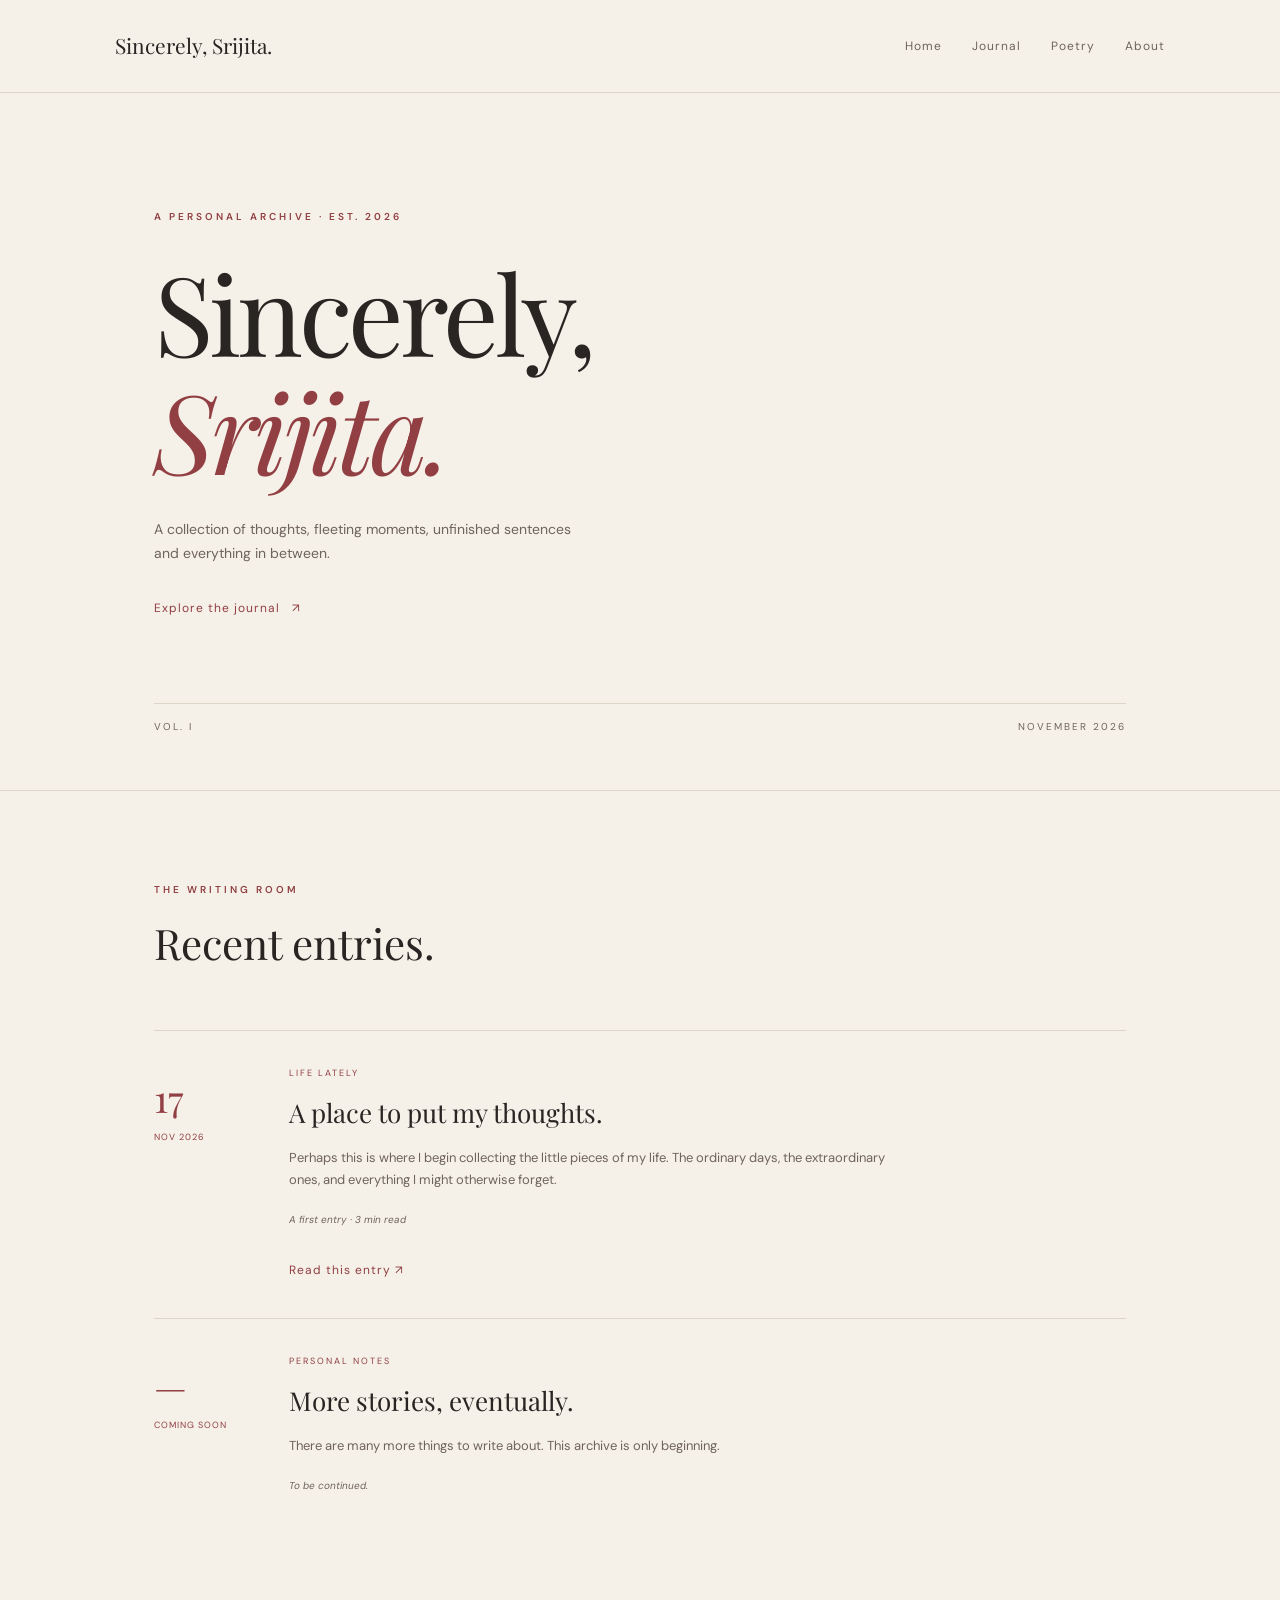
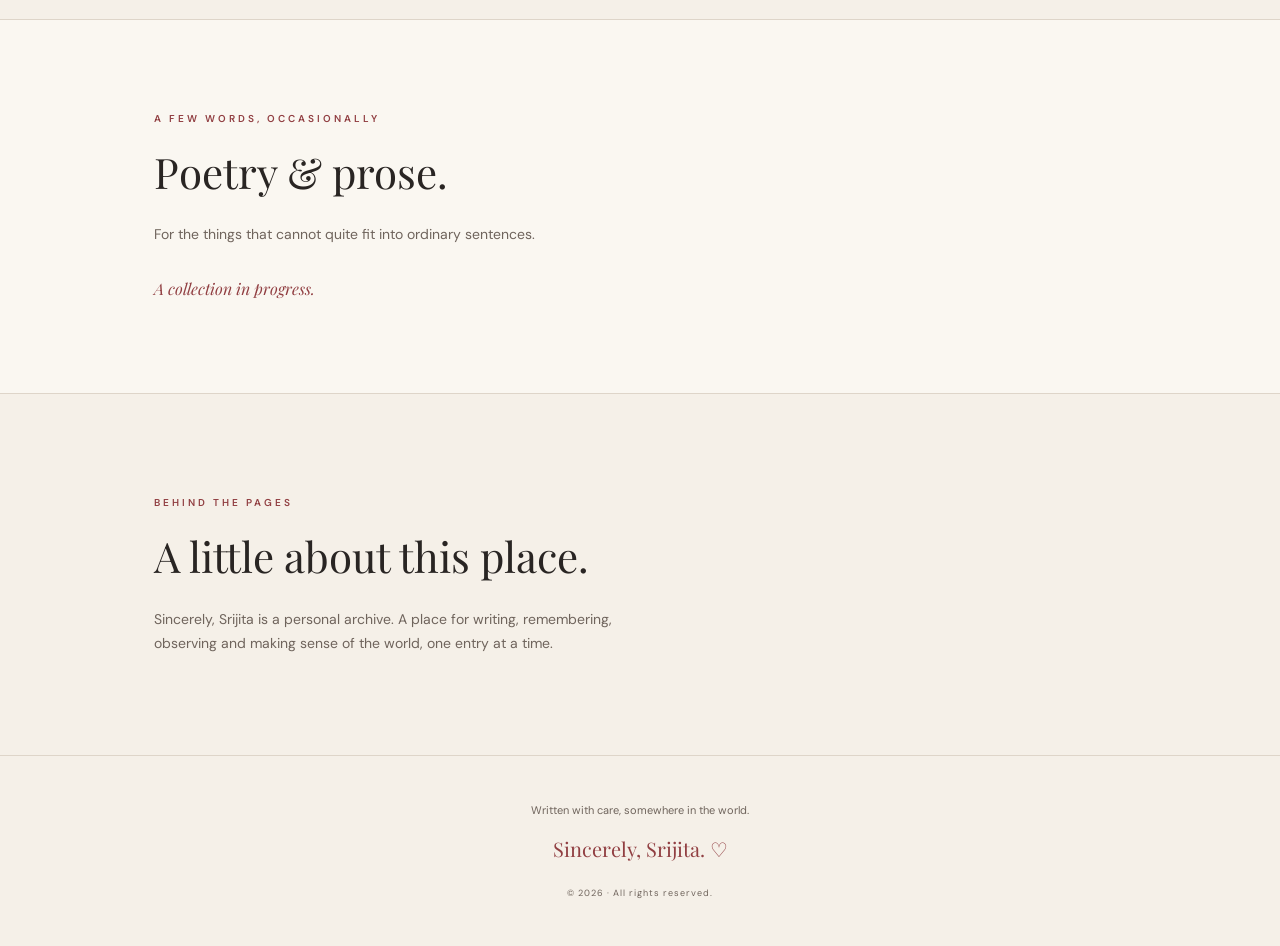
<file: index.html>
<!DOCTYPE html>
<html lang="en">
<head>
    <meta charset="UTF-8">
    <meta name="viewport" content="width=device-width, initial-scale=1.0">

    <title>Sincerely, Srijita</title>

    <meta name="description" content="A personal archive of thoughts, poetry, memories and everything worth remembering.">

    <link rel="stylesheet" href="style.css">

    <link rel="preconnect" href="https://fonts.googleapis.com">
    <link rel="preconnect" href="https://fonts.gstatic.com" crossorigin>

    <link href="https://fonts.googleapis.com/css2?family=DM+Sans:wght@400;500;600&family=Playfair+Display:ital,wght@0,400;0,500;0,600;1,400;1,500&display=swap" rel="stylesheet">
</head>

<body>

    <header class="header">
        <a href="index.html" class="logo">Sincerely, Srijita.</a>

            <nav aria-label="Main">
    <a href="index.html">Home</a>
    <a href="journal.html">Journal</a>
    <a href="poetry.html">Poetry</a>
    <a href="about.html">About</a>
</nav>
        
    </header>

    <main>

        <section class="hero" id="home">
            <p class="eyebrow">A PERSONAL ARCHIVE · EST. 2026</p>

            <h1>
                Sincerely,<br>
                <span>Srijita.</span>
            </h1>

            <p class="intro">
                A collection of thoughts, fleeting moments,
                unfinished sentences and everything in between.
            </p>

            <a href="#journal" class="read-link">
                Explore the journal <span>↗</span>
            </a>

            <div class="hero-note">
                <span>Vol. I</span>
                <span>November 2026</span>
            </div>
        </section>

        <section class="journal section" id="journal">

            <div class="section-heading">
                <p class="eyebrow">THE WRITING ROOM</p>
                <h2>Recent entries.</h2>
            </div>

            <article class="entry">
                <div class="entry-date">
                    <span>17</span>
                    <small>NOV 2026</small>
                </div>

                <div class="entry-content">
                    <p class="category">LIFE LATELY</p>
                    <h3>A place to put my thoughts.</h3>
                    <p>
                        Perhaps this is where I begin collecting
                        the little pieces of my life. The ordinary
                        days, the extraordinary ones, and everything
                        I might otherwise forget.
                    </p>
                    <span class="entry-footer">A first entry · 3 min read</span>
                    <a href="entries/first-entry.html" class="read-link">
    Read this entry ↗
</a>
                </div>
            </article>

            <article class="entry">
                <div class="entry-date">
                    <span>—</span>
                    <small>COMING SOON</small>
                </div>

                <div class="entry-content">
                    <p class="category">PERSONAL NOTES</p>
                    <h3>More stories, eventually.</h3>
                    <p>
                        There are many more things to write about.
                        This archive is only beginning.
                    </p>
                    <span class="entry-footer">To be continued.</span>
                </div>
            </article>

        </section>

        <section class="poetry section" id="poetry">
            <p class="eyebrow">A FEW WORDS, OCCASIONALLY</p>
            <h2>Poetry &amp; prose.</h2>
            <p>
                For the things that cannot quite fit into
                ordinary sentences.
            </p>
            <span class="coming-soon">A collection in progress.</span>
        </section>

        <section class="about section" id="about">
            <p class="eyebrow">BEHIND THE PAGES</p>
            <h2>A little about this place.</h2>
            <p>
                Sincerely, Srijita is a personal archive.
                A place for writing, remembering, observing
                and making sense of the world, one entry at a time.
            </p>
        </section>

    </main>

    <footer>
        <p>Written with care, somewhere in the world.</p>
        <p class="footer-signature">Sincerely, Srijita. ♡</p>
        <p class="copyright">© 2026 · All rights reserved.</p>
    </footer>

</body>
</html>
</file>
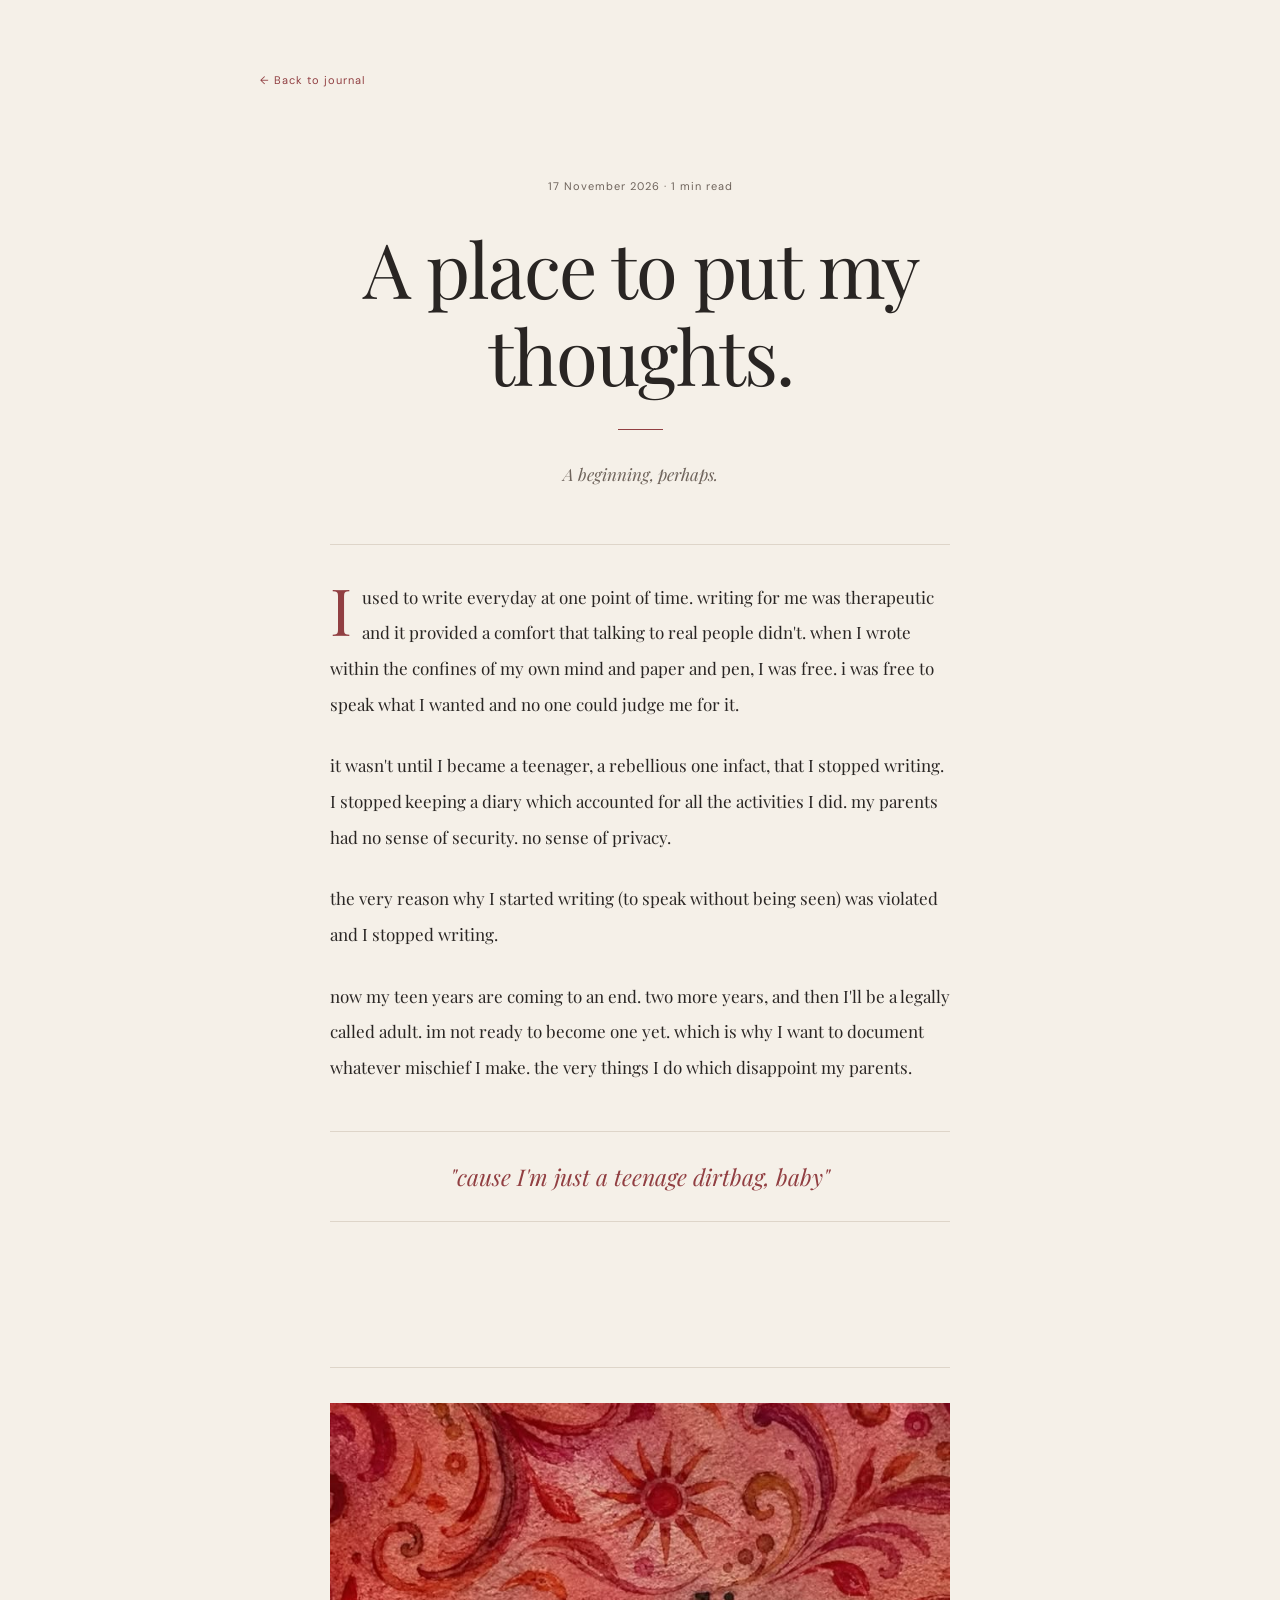
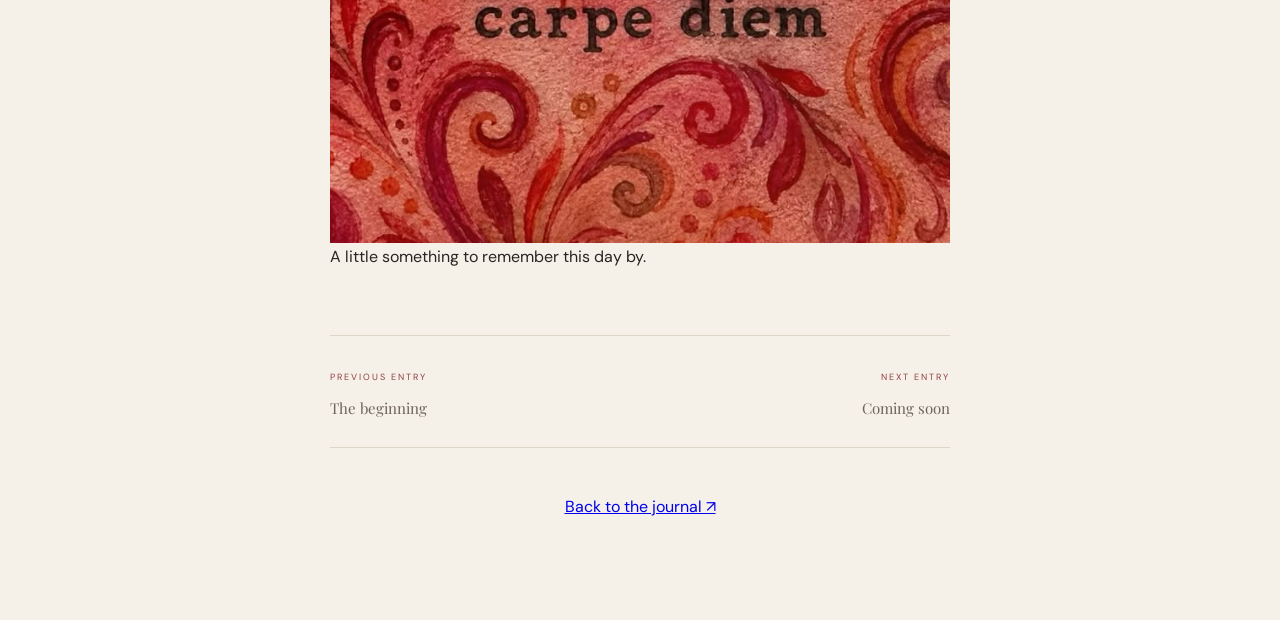
<file: first-entry.html>
<!DOCTYPE html>
<html lang="en">
<head>
    <meta charset="UTF-8">
    <meta name="viewport" content="width=device-width, initial-scale=1.0">

    <title>A Place to Put My Thoughts | Sincerely, Srijita</title>

    <link rel="stylesheet" href="../style.css">

    <link href="https://fonts.googleapis.com/css2?family=DM+Sans:wght@400;500;600&family=Playfair+Display:ital,wght@0,400;0,500;0,600;1,400&display=swap" rel="stylesheet">

    <style>
        .closing-quote {
            margin: 55px 0 35px;
            padding: 25px 0;
            border-top: 1px solid #ded5c9;
            border-bottom: 1px solid #ded5c9;
            text-align: center;
            color: #76565b;
            font-family: 'Playfair Display', serif;
            font-size: 1.5rem;
            font-style: italic;
            line-height: 1.6;
        }
    </style>
</head>

<body class="entry-page">

    <main class="diary">

        <a href="../index.html#journal" class="back-link">
            ← Back to journal
        </a>

        <header class="diary-heading">

            <p class="diary-meta">
                17 November 2026 · 1 min read
            </p>

            <h1>A place to put my thoughts.</h1>

            <div class="small-divider"></div>

            <p class="diary-subtitle">
                A beginning, perhaps.
            </p>

        </header>


        <article class="diary-body">

            <p class="drop-cap">
                I used to write everyday at one point of time. writing for me was therapeutic and it provided a comfort that talking to real people didn't. when I wrote within the confines of my own mind and paper and pen, I was free. i was free to speak what I wanted and no one could judge me for it.
            </p>

            <p>
                it wasn't until I became a teenager, a rebellious one infact, that I stopped writing. I stopped keeping a diary which accounted for all the activities I did. my parents had no sense of security. no sense of privacy.
            </p>

            <p>
                the very reason why I started writing (to speak without being seen) was violated and I stopped writing.
            </p>

            <p>
                now my teen years are coming to an end. two more years, and then I'll be a legally called adult. im not ready to become one yet. which is why I want to document whatever mischief I make. the very things I do which disappoint my parents.
            </p>

            <blockquote class="closing-quote">
                "cause I'm just a teenage dirtbag, baby"
            </blockquote>

        </article>


        <section class="photo-section">

            <img
                src="../images/first-entry-photo.jpg"
                alt="A photograph accompanying my first diary entry"
            >

            <p>A little something to remember this day by.</p>

        </section>


        <nav class="entry-navigation">

            <div class="nav-previous">
                <span>PREVIOUS ENTRY</span>
                <p>The beginning</p>
            </div>

            <div class="nav-next">
                <span>NEXT ENTRY</span>
                <p>Coming soon</p>
            </div>

        </nav>


        <a href="../index.html#journal" class="bottom-link">
            Back to the journal ↗
        </a>

    </main>

</body>
</html>
</file>
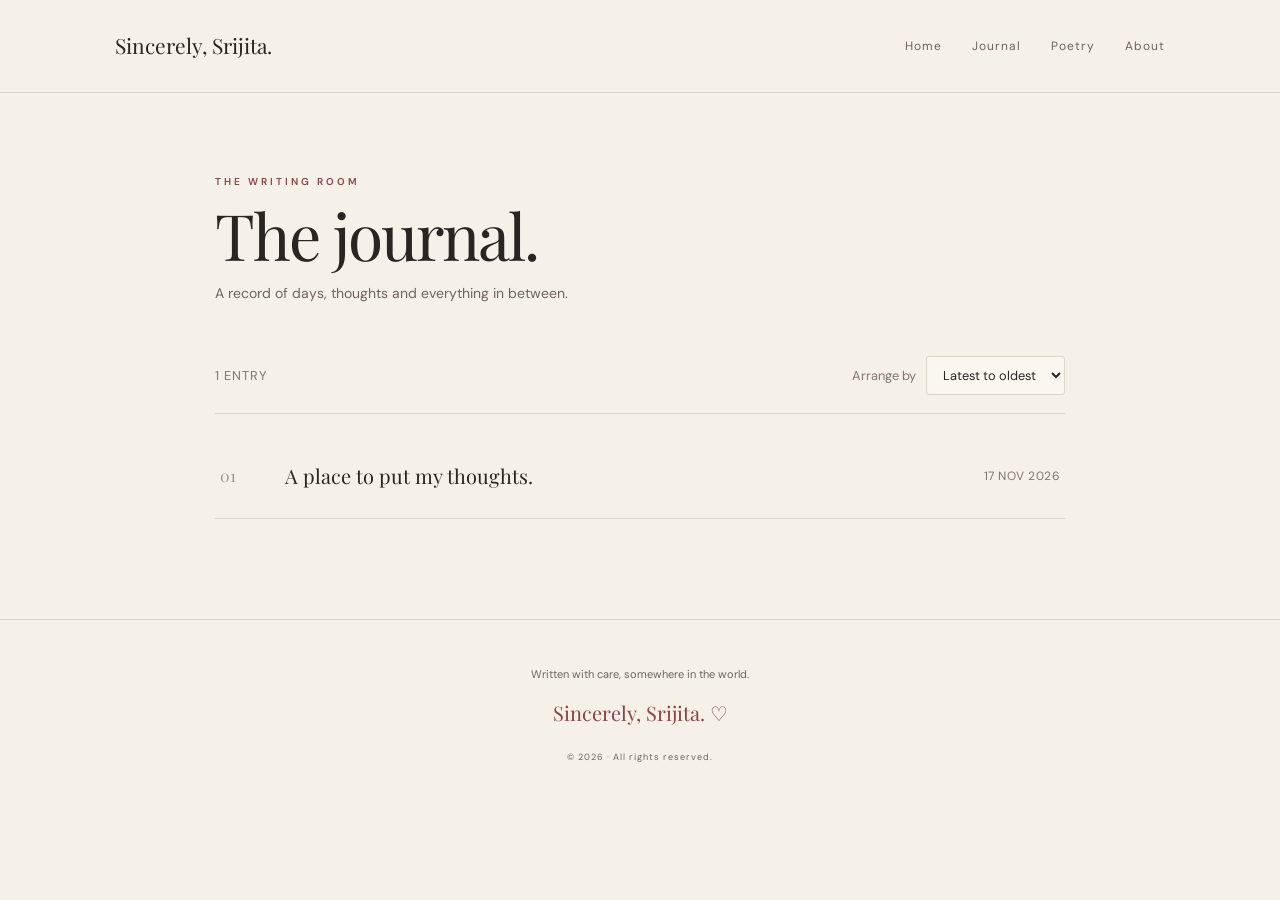
<file: journal.html>
<!DOCTYPE html>
<html lang="en">

<head>
    <meta charset="UTF-8">
    <meta name="viewport" content="width=device-width, initial-scale=1.0">

    <title>Journal | Sincerely, Srijita</title>

    <meta name="description" content="A collection of entries from Sincerely, Srijita.">

    <link rel="stylesheet" href="style.css">

    <link rel="preconnect" href="https://fonts.googleapis.com">
    <link rel="preconnect" href="https://fonts.gstatic.com" crossorigin>

    <link href="https://fonts.googleapis.com/css2?family=DM+Sans:wght@400;500;600&family=Playfair+Display:ital,wght@0,400;0,500;0,600;1,400;1,500&display=swap" rel="stylesheet">

    <style>

        .journal-page {
            max-width: 850px;
            margin: 0 auto;
            padding-top: 80px;
            padding-bottom: 100px;
        }

        .archive-controls {
            display: flex;
            justify-content: space-between;
            align-items: center;
            margin: 45px 0 20px;
            padding-bottom: 18px;
            border-bottom: 1px solid #ded5c9;
            gap: 15px;
        }

        .archive-count {
            font-size: 0.8rem;
            color: #81766e;
            letter-spacing: 1px;
        }

        .sort-control {
            display: flex;
            align-items: center;
            gap: 10px;
        }

        .sort-control label {
            font-size: 0.8rem;
            color: #81766e;
        }

        .sort-control select {
            padding: 9px 12px;
            background: #faf7f1;
            border: 1px solid #ded5c9;
            border-radius: 3px;
            color: #292523;
            font-family: 'DM Sans', sans-serif;
            font-size: 0.8rem;
            cursor: pointer;
        }

        .archive-list {
            list-style: none;
            padding: 0;
            margin: 0;
            counter-reset: none;
        }

        .archive-item {
            display: grid;
            grid-template-columns: 45px 1fr auto;
            align-items: center;
            gap: 20px;
            padding: 25px 5px;
            border-bottom: 1px solid #ded5c9;
        }

        .archive-number {
            font-family: 'Playfair Display', serif;
            font-size: 1rem;
            color: #a3978d;
        }

        .archive-title {
            font-family: 'Playfair Display', serif;
            font-size: 1.25rem;
            color: #292523;
            text-decoration: none;
            transition: color 0.2s ease;
        }

        .archive-title:hover {
            color: #913f42;
        }

        .archive-date {
            font-family: 'DM Sans', sans-serif;
            font-size: 0.75rem;
            color: #81766e;
            white-space: nowrap;
            letter-spacing: 0.5px;
        }

        .archive-empty {
            padding: 35px 0;
            color: #81766e;
            font-family: 'Playfair Display', serif;
            font-style: italic;
        }

        @media (max-width: 600px) {

            .journal-page {
                padding-top: 50px;
            }

            .archive-controls {
                align-items: flex-start;
                flex-direction: column;
            }

            .archive-item {
                grid-template-columns: 30px 1fr;
                gap: 12px;
                padding: 22px 0;
            }

            .archive-date {
                grid-column: 2;
                margin-top: -5px;
            }

            .archive-title {
                font-size: 1.1rem;
            }

        }

    </style>
</head>

<body>

    <header class="header">

        <a href="index.html" class="logo">
            Sincerely, Srijita.
        </a>

        <nav aria-label="Main">
    <a href="index.html">Home</a>
    <a href="journal.html">Journal</a>
    <a href="poetry.html">Poetry</a>
    <a href="about.html">About</a>
</nav>

    </header>


    <main>

        <section class="journal-page">

            <div class="section-heading">

                <p class="eyebrow">THE WRITING ROOM</p>

                <h1 class="page-title">The journal.</h1>

                <p class="page-intro">
                    A record of days, thoughts and everything in between.
                </p>

            </div>


            <div class="archive-controls">

                <span class="archive-count" id="entryCount">
                    1 ENTRY
                </span>

                <div class="sort-control">

                    <label for="sortOrder">Arrange by</label>

                    <select id="sortOrder">

                        <option value="newest">
                            Latest to oldest
                        </option>

                        <option value="oldest">
                            Oldest to latest
                        </option>

                    </select>

                </div>

            </div>


            <ol class="archive-list" id="archiveList">

                <!--
                    ADD NEW ENTRIES HERE.
                    Copy one complete article block.
                    Change the date, title and link.
                -->

                <li class="archive-item" data-date="2026-11-17">

                    <span class="archive-number"></span>

                    <a
                        href="entries/first-entry.html"
                        class="archive-title"
                    >
                        A place to put my thoughts.
                    </a>

                    <time
                        class="archive-date"
                        datetime="2026-11-17"
                    >
                        17 NOV 2026
                    </time>

                </li>


                <!-- FUTURE ENTRY EXAMPLE:

                <li class="archive-item" data-date="2026-11-20">

                    <span class="archive-number"></span>

                    <a
                        href="entries/second-entry.html"
                        class="archive-title"
                    >
                        Your second entry title.
                    </a>

                    <time
                        class="archive-date"
                        datetime="2026-11-20"
                    >
                        20 NOV 2026
                    </time>

                </li>

                -->

            </ol>

        </section>

    </main>


    <footer>

        <p>Written with care, somewhere in the world.</p>

        <p class="footer-signature">
            Sincerely, Srijita. ♡
        </p>

        <p class="copyright">
            © 2026 · All rights reserved.
        </p>

    </footer>


    <script>

        const archive = document.getElementById("archiveList");

        const sortOrder = document.getElementById("sortOrder");

        const entryCount = document.getElementById("entryCount");


        function arrangeEntries() {

            const entries = Array.from(
                archive.querySelectorAll(".archive-item")
            );

            const order = sortOrder.value;


            entries.sort((a, b) => {

                const dateA = new Date(a.dataset.date);
                const dateB = new Date(b.dataset.date);

                if (order === "newest") {
                    return dateB - dateA;
                }

                return dateA - dateB;

            });


            entries.forEach((entry, index) => {

                entry.querySelector(".archive-number").textContent =
                    String(index + 1).padStart(2, "0");

                archive.appendChild(entry);

            });


            entryCount.textContent =
                entries.length + (entries.length === 1 ? " ENTRY" : " ENTRIES");

        }


        sortOrder.addEventListener("change", arrangeEntries);


        arrangeEntries();

    </script>

</body>

</html>
</file>
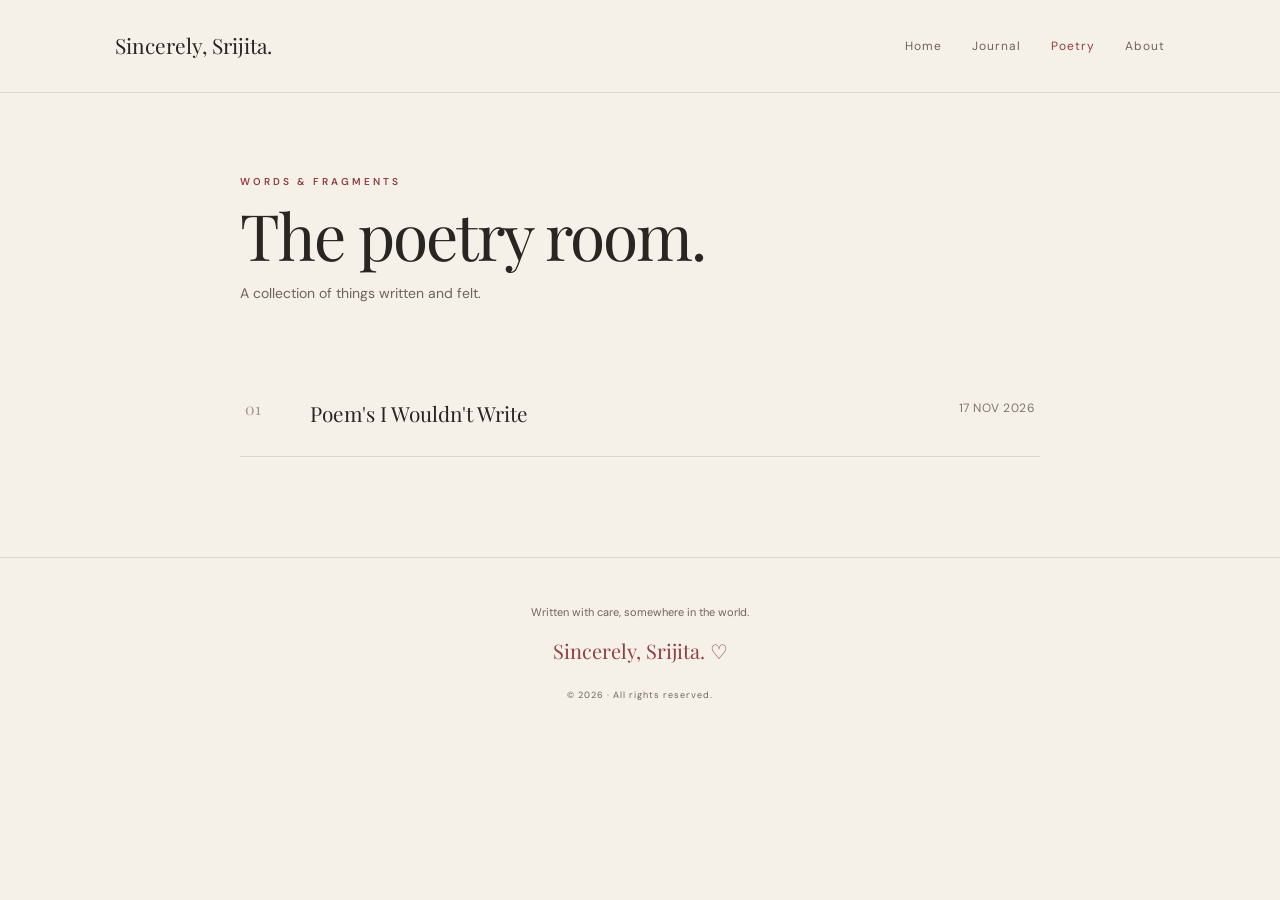
<file: poetry.html>
<!DOCTYPE html>
<html lang="en">

<head>
    <meta charset="UTF-8">
    <meta name="viewport" content="width=device-width, initial-scale=1.0">

    <title>Poetry | Sincerely, Srijita</title>

    <meta name="description" content="Poems and fragments from Sincerely, Srijita.">

    <link rel="stylesheet" href="style.css">

    <link rel="preconnect" href="https://fonts.googleapis.com">
    <link rel="preconnect" href="https://fonts.gstatic.com" crossorigin>

    <link href="https://fonts.googleapis.com/css2?family=DM+Sans:wght@400;500;600&family=Playfair+Display:ital,wght@0,400;0,500;0,600;1,400;1,500&display=swap" rel="stylesheet">

    <style>

        .poetry-page {
            max-width: 850px;
            margin: 0 auto;
            padding: 80px 25px 100px;
        }

        .poem-list {
            margin-top: 55px;
        }

        .poem-item {
            display: grid;
            grid-template-columns: 45px 1fr auto;
            align-items: center;
            gap: 20px;
            padding: 25px 5px;
            border-bottom: 1px solid #ded5c9;
        }

        .poem-number {
            font-family: 'Playfair Display', serif;
            color: #a3978d;
            font-size: 1rem;
        }

        .poem-title {
            font-family: 'Playfair Display', serif;
            font-size: 1.3rem;
            font-weight: 400;
        }

        .poem-title a {
            color: #292523;
            text-decoration: none;
            transition: color 0.2s ease;
        }

        .poem-title a:hover {
            color: #913f42;
        }

        .poem-date {
            font-family: 'DM Sans', sans-serif;
            font-size: 0.75rem;
            color: #81766e;
            white-space: nowrap;
            letter-spacing: 0.5px;
        }

        @media (max-width: 600px) {

            .poetry-page {
                padding-top: 50px;
            }

            .poem-item {
                grid-template-columns: 30px 1fr;
                gap: 12px;
                padding: 22px 0;
            }

            .poem-date {
                grid-column: 2;
                margin-top: -5px;
            }

            .poem-title {
                font-size: 1.1rem;
            }

        }

    </style>
</head>


<body>

    <!-- NAVIGATION -->

    <header class="header">

        <a href="index.html" class="logo">
            Sincerely, Srijita.
        </a>

        <nav aria-label="Main">
            <a href="index.html">Home</a>
            <a href="journal.html">Journal</a>
            <a href="poetry.html" aria-current="page">Poetry</a>
            <a href="about.html">About</a>
        </nav>

    </header>


    <!-- POETRY ARCHIVE -->

    <main>

        <section class="poetry-page">

            <div class="section-heading">

                <p class="eyebrow">WORDS & FRAGMENTS</p>

                <h1 class="page-title">The poetry room.</h1>

                <p class="page-intro">
                    A collection of things written and felt.
                </p>

            </div>


            <div class="poem-list" id="poemList">

                <!-- NEW POEMS GO HERE, AT THE TOP -->


                <article class="poem-item">

                    <span class="poem-number">01</span>

                    <h2 class="poem-title">
                        <a href="entries/poems/first-poem.html">
                            Poem's I Wouldn't Write
                        </a>
                    </h2>

                    <time class="poem-date" datetime="2026-11-17">
                        17 NOV 2026
                    </time>

                </article>


                <!-- FUTURE POEM EXAMPLE:

                <article class="poem-item">

                    <span class="poem-number">02</span>

                    <h2 class="poem-title">
                        <a href="poems/second-poem.html">
                            Your second poem title
                        </a>
                    </h2>

                    <time class="poem-date" datetime="2026-11-20">
                        20 NOV 2026
                    </time>

                </article>

                -->

            </div>

        </section>

    </main>


    <!-- FOOTER -->

    <footer>

        <p>Written with care, somewhere in the world.</p>

        <p class="footer-signature">
            Sincerely, Srijita. ♡
        </p>

        <p class="copyright">
            © 2026 · All rights reserved.
        </p>

    </footer>

</body>

</html>
</file>
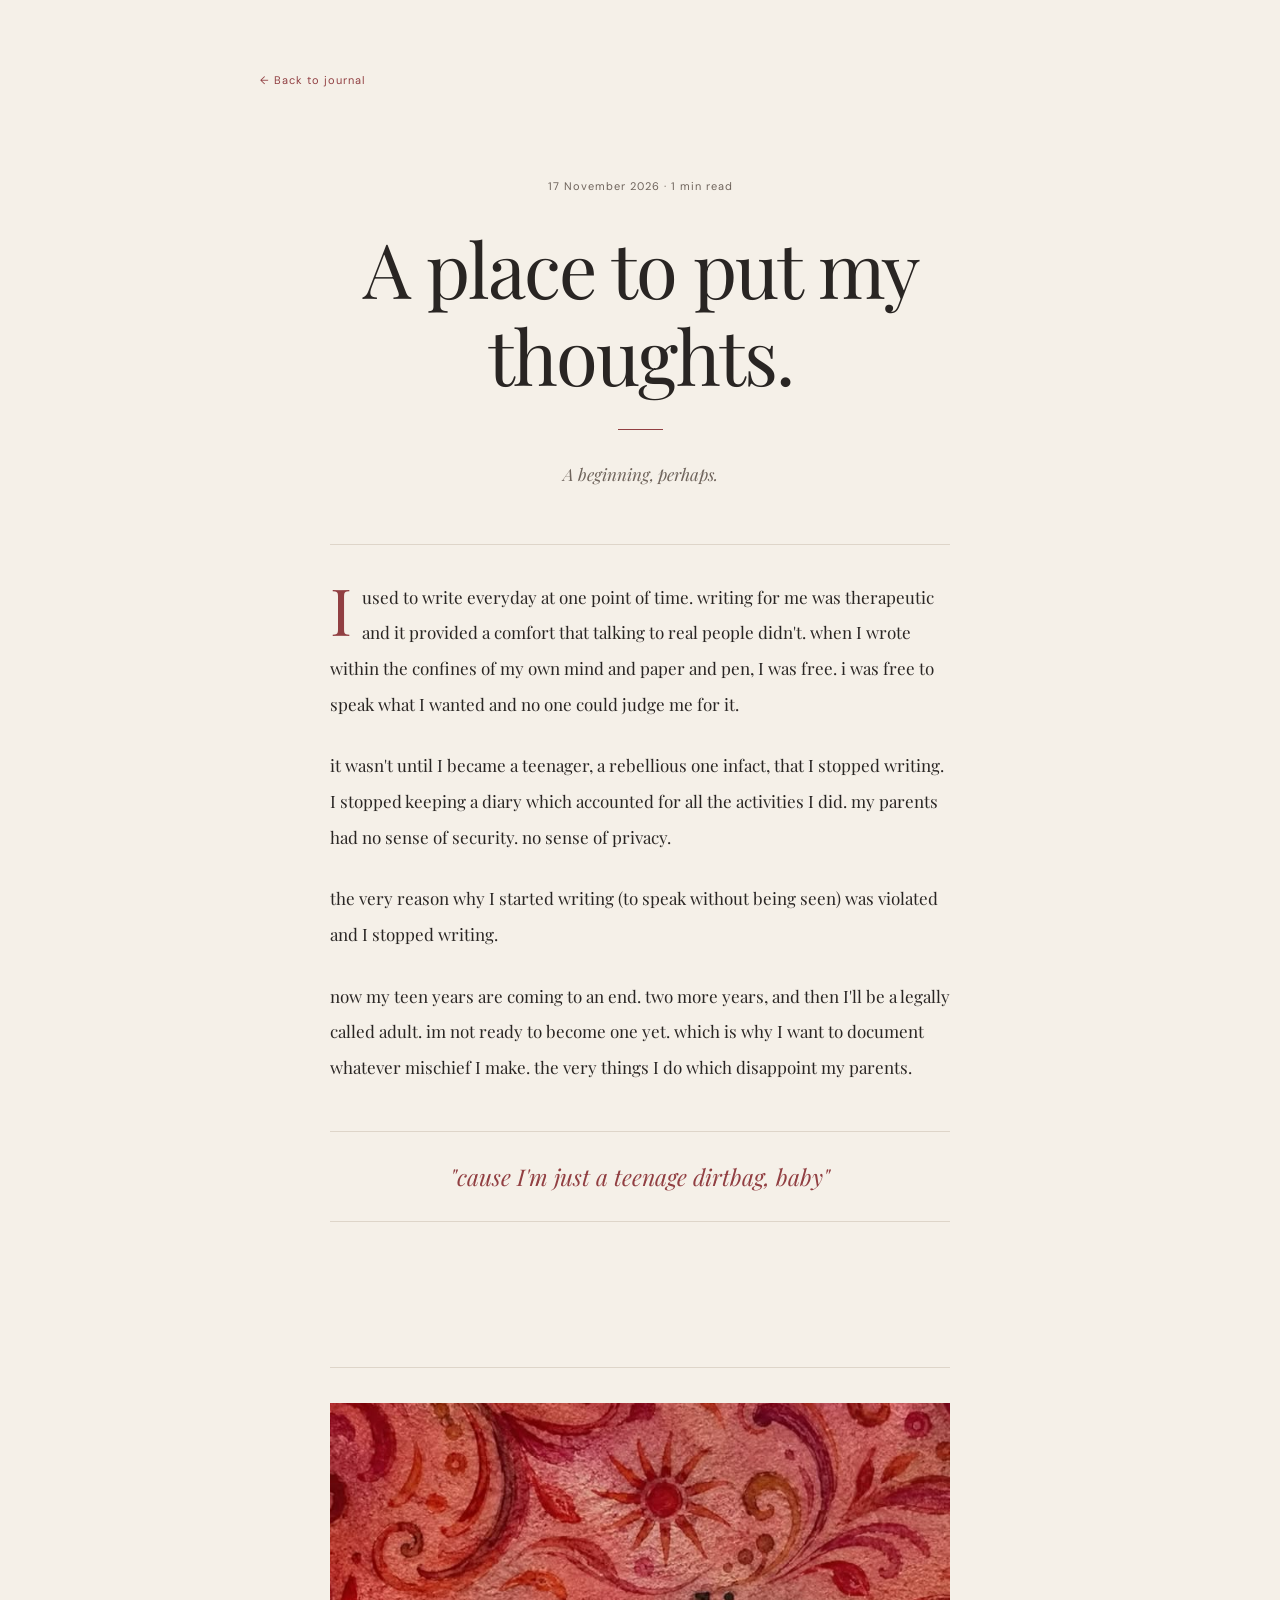
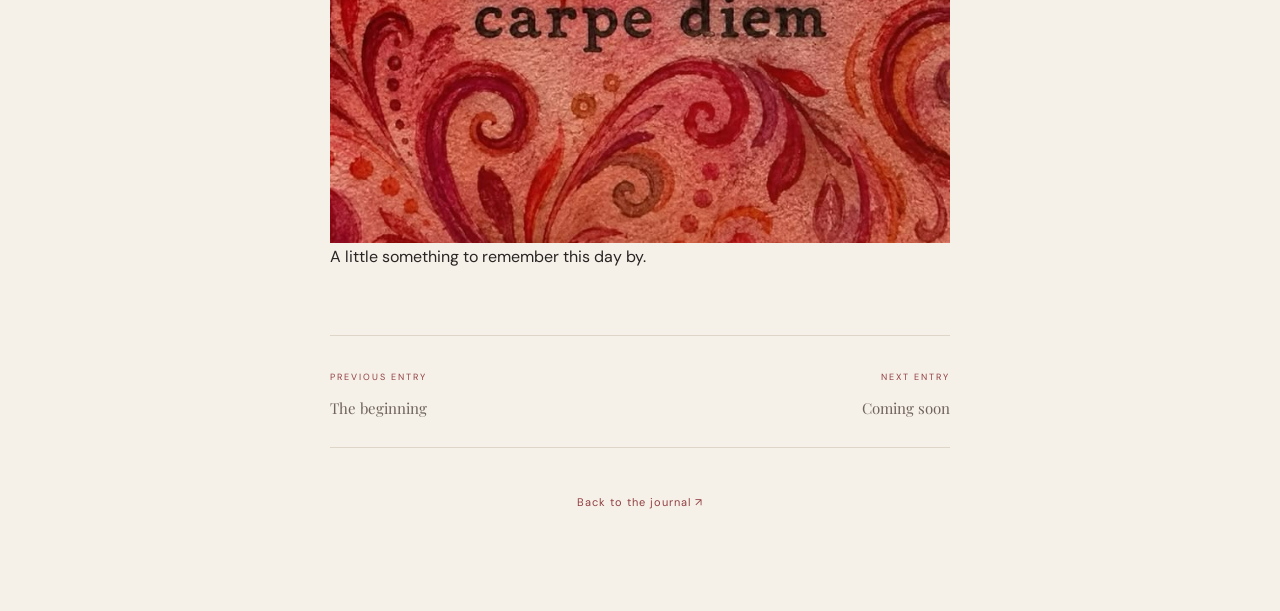
<file: entries/first-entry.html>
<!DOCTYPE html>
<html lang="en">
<head>
    <meta charset="UTF-8">
    <meta name="viewport" content="width=device-width, initial-scale=1.0">

    <title>A Place to Put My Thoughts | Sincerely, Srijita</title>

    <link rel="stylesheet" href="../style.css">

    <link href="https://fonts.googleapis.com/css2?family=DM+Sans:wght@400;500;600&family=Playfair+Display:ital,wght@0,400;0,500;0,600;1,400&display=swap" rel="stylesheet">

    <style>
        .closing-quote {
            margin: 55px 0 35px;
            padding: 25px 0;
            border-top: 1px solid #ded5c9;
            border-bottom: 1px solid #ded5c9;
            text-align: center;
            color: #76565b;
            font-family: 'Playfair Display', serif;
            font-size: 1.5rem;
            font-style: italic;
            line-height: 1.6;
        }
    </style>
</head>

<body class="entry-page">

    <main class="diary">

        <a href="../index.html#journal" class="back-link">
            ← Back to journal
        </a>

        <header class="diary-heading">

            <p class="diary-meta">
                17 November 2026 · 1 min read
            </p>

            <h1>A place to put my thoughts.</h1>

            <div class="small-divider"></div>

            <p class="diary-subtitle">
                A beginning, perhaps.
            </p>

        </header>


        <article class="diary-body">

            <p class="drop-cap">
                I used to write everyday at one point of time. writing for me was therapeutic and it provided a comfort that talking to real people didn't. when I wrote within the confines of my own mind and paper and pen, I was free. i was free to speak what I wanted and no one could judge me for it.
            </p>

            <p>
                it wasn't until I became a teenager, a rebellious one infact, that I stopped writing. I stopped keeping a diary which accounted for all the activities I did. my parents had no sense of security. no sense of privacy.
            </p>

            <p>
                the very reason why I started writing (to speak without being seen) was violated and I stopped writing.
            </p>

            <p>
                now my teen years are coming to an end. two more years, and then I'll be a legally called adult. im not ready to become one yet. which is why I want to document whatever mischief I make. the very things I do which disappoint my parents.
            </p>

            <blockquote class="closing-quote">
                "cause I'm just a teenage dirtbag, baby"
            </blockquote>

        </article>


        <section class="photo-section">

            <img
                src="../images/first-entry-photo.jpg"
                alt="A photograph accompanying my first diary entry"
            >

            <p>A little something to remember this day by.</p>

        </section>


        <nav class="entry-navigation">

            <div class="nav-previous">
                <span>PREVIOUS ENTRY</span>
                <p>The beginning</p>
            </div>

            <div class="nav-next">
                <span>NEXT ENTRY</span>
                <p>Coming soon</p>
            </div>

        </nav>


        <a href="../index.html#journal" class="back-link bottom-link">
    Back to the journal ↗
</a>

    </main>

</body>
</html>
</file>
<file: style.css>
/* --------------------------------
   SINCERELY, SRIJITA.
   A personal literary archive
----------------------------------- */

:root {
    --background: #f5f0e8;
    --paper: #faf7f1;
    --text: #292523;
    --muted: #81766e;
    --accent: #913f42;
    --line: #ded5c9;
}

* {
    margin: 0;
    padding: 0;
    box-sizing: border-box;
}

html {
    scroll-behavior: smooth;
}

body {
    background: var(--background);
    color: var(--text);
    font-family: 'DM Sans', sans-serif;
    line-height: 1.7;
}

/* HEADER */

.header {
    display: flex;
    justify-content: space-between;
    align-items: center;
    padding: 28px 9%;
    border-bottom: 1px solid var(--line);
}

.logo {
    font-family: 'Playfair Display', serif;
    font-size: 21px;
    color: var(--text);
    text-decoration: none;
}

nav {
    display: flex;
    gap: 30px;
}

nav a {
    color: var(--muted);
    text-decoration: none;
    font-size: 12px;
    letter-spacing: 1px;
    transition: color 0.3s ease;
}

nav a:hover {
    color: var(--accent);
}

/* HERO */

.hero {
    min-height: 570px;
    padding: 115px 12% 55px;
    display: flex;
    flex-direction: column;
    justify-content: center;
    position: relative;
}

.eyebrow {
    font-size: 10px;
    letter-spacing: 3px;
    color: var(--accent);
    font-weight: 600;
}

h1 {
    font-family: 'Playfair Display', serif;
    font-size: clamp(64px, 9vw, 110px);
    font-weight: 400;
    line-height: 1.08;
    margin: 28px 0;
    letter-spacing: -4px;
}

h1 span {
    font-style: italic;
    color: var(--accent);
}

.intro {
    max-width: 440px;
    color: var(--muted);
    font-size: 14px;
}

.read-link {
    color: var(--accent);
    text-decoration: none;
    font-size: 12px;
    margin-top: 32px;
    letter-spacing: 1px;
}

.read-link span {
    margin-left: 8px;
}

.hero-note {
    display: flex;
    justify-content: space-between;
    border-top: 1px solid var(--line);
    padding-top: 14px;
    margin-top: 85px;
    color: var(--muted);
    font-size: 10px;
    letter-spacing: 2px;
    text-transform: uppercase;
}

/* GENERAL SECTIONS */

.section {
    padding: 90px 12%;
    border-top: 1px solid var(--line);
}

.section-heading {
    margin-bottom: 50px;
}

h2 {
    font-family: 'Playfair Display', serif;
    font-size: 42px;
    font-weight: 400;
    margin-top: 10px;
}

h3 {
    font-family: 'Playfair Display', serif;
    font-size: 26px;
    font-weight: 400;
}

/* JOURNAL ENTRIES */

.entry {
    display: grid;
    grid-template-columns: 100px 1fr;
    gap: 35px;
    padding: 35px 0;
    border-top: 1px solid var(--line);
}

.entry-date {
    display: flex;
    flex-direction: column;
    color: var(--accent);
}

.entry-date span {
    font-family: 'Playfair Display', serif;
    font-size: 38px;
}

.entry-date small {
    font-size: 9px;
    letter-spacing: 1px;
}

.category {
    color: var(--accent);
    font-size: 9px;
    letter-spacing: 2px;
    margin-bottom: 10px;
}

.entry-content > p:not(.category) {
    color: var(--muted);
    font-size: 13px;
    max-width: 600px;
    margin-top: 12px;
}

.entry-footer {
    display: block;
    color: var(--muted);
    font-size: 10px;
    margin-top: 20px;
    font-style: italic;
}

/* POETRY */

.poetry {
    background: var(--paper);
}

.poetry > p:not(.eyebrow),
.about > p:not(.eyebrow) {
    color: var(--muted);
    max-width: 520px;
    font-size: 14px;
    margin-top: 15px;
}

.coming-soon {
    display: inline-block;
    margin-top: 28px;
    color: var(--accent);
    font-family: 'Playfair Display', serif;
    font-style: italic;
}

/* ABOUT */

.about {
    padding-top: 100px;
    padding-bottom: 100px;
}

/* FOOTER */

footer {
    text-align: center;
    padding: 45px 20px;
    border-top: 1px solid var(--line);
    color: var(--muted);
    font-size: 11px;
}

.footer-signature {
    font-family: 'Playfair Display', serif;
    font-size: 20px;
    color: var(--accent);
    margin: 12px 0;
}

.copyright {
    font-size: 9px;
    letter-spacing: 1px;
    margin-top: 20px;
}

/* MOBILE RESPONSIVENESS */

@media (max-width: 650px) {

    .header {
        flex-direction: column;
        gap: 18px;
        padding: 22px 5%;
    }

    nav {
        gap: 18px;
    }

    nav a {
        font-size: 10px;
    }

    .hero {
        padding: 90px 8% 40px;
        min-height: 500px;
    }

    h1 {
        font-size: 66px;
        letter-spacing: -3px;
    }

    .section {
        padding: 65px 8%;
    }

    .entry {
        grid-template-columns: 65px 1fr;
        gap: 18px;
    }

    h2 {
        font-size: 34px;
    }

    h3 {
        font-size: 22px;
    }

    .hero-note {
        margin-top: 65px;
    }
}

/* --------------------------------
   INDIVIDUAL DIARY ENTRY PAGE
----------------------------------- */

.entry-page {
    background: var(--background);
}

/* DIARY CONTAINER */

.diary {
    max-width: 850px;
    margin: 0 auto;
    padding: 65px 45px 100px;
}

/* BACK LINK */

.back-link {
    display: inline-block;
    color: var(--accent);
    text-decoration: none;
    font-size: 11px;
    letter-spacing: 1px;
    transition: opacity 0.3s ease;
}

.back-link:hover {
    opacity: 0.6;
}

/* DIARY HEADING */

.diary-heading {
    text-align: center;
    padding: 85px 0 55px;
}

.diary-heading h1 {
    font-size: clamp(48px, 8vw, 76px);
    letter-spacing: -2px;
    line-height: 1.15;
    margin: 28px 0;
}

.diary-heading h1 span {
    color: var(--accent);
    font-style: italic;
}

.diary-meta {
    display: flex;
    justify-content: center;
    gap: 12px;
    color: var(--muted);
    font-size: 11px;
    letter-spacing: 1px;
}

.small-divider {
    width: 45px;
    height: 1px;
    background: var(--accent);
    margin: 30px auto;
}

.diary-subtitle {
    max-width: 450px;
    margin: 0 auto;
    color: var(--muted);
    font-family: 'Playfair Display', serif;
    font-style: italic;
    font-size: 17px;
}

/* DIARY BODY */

.diary-body {
    max-width: 620px;
    margin: 0 auto;
    padding: 35px 0;
    border-top: 1px solid var(--line);
}

.diary-body p {
    color: var(--text);
    font-family: 'Playfair Display', serif;
    font-size: 17px;
    line-height: 2.1;
    margin-bottom: 26px;
}

.diary-body .drop-cap::first-letter {
    float: left;
    color: var(--accent);
    font-size: 65px;
    line-height: 0.9;
    padding-right: 10px;
}

.diary-body blockquote {
    border-left: 2px solid var(--accent);
    margin: 45px 0;
    padding: 10px 25px;
    color: var(--accent);
    font-family: 'Playfair Display', serif;
    font-size: 23px;
    font-style: italic;
    line-height: 1.7;
}

.diary-body .signature {
    color: var(--accent);
    font-style: italic;
    margin-top: 45px;
}

/* PHOTOGRAPH */

.photo-section {
    max-width: 620px;
    margin: 65px auto;
    padding-top: 35px;
    border-top: 1px solid var(--line);
}

.photo-section .eyebrow {
    margin-bottom: 22px;
}

.photo-section figure {
    margin: 0;
}

.photo-section img {
    display: block;
    width: 100%;
    max-height: 440px;
    object-fit: cover;
    background: var(--line);
}

.photo-section figcaption {
    color: var(--muted);
    font-family: 'Playfair Display', serif;
    font-style: italic;
    font-size: 12px;
    text-align: center;
    margin-top: 13px;
}

/* PREVIOUS AND NEXT */

.entry-navigation {
    max-width: 620px;
    margin: 65px auto 35px;
    padding: 25px 0;
    border-top: 1px solid var(--line);
    border-bottom: 1px solid var(--line);
    display: flex;
    justify-content: space-between;
    gap: 20px;
}

.entry-navigation span {
    color: var(--accent);
    font-size: 9px;
    letter-spacing: 2px;
}

.entry-navigation p {
    color: var(--muted);
    font-family: 'Playfair Display', serif;
    font-size: 15px;
    margin-top: 8px;
}

.nav-next {
    text-align: right;
}

.bottom-link {
    display: block;
    text-align: center;
    margin-top: 45px;
}

/* MOBILE */

@media (max-width: 650px) {

    .diary {
        padding: 40px 7% 70px;
    }

    .diary-heading {
        padding: 65px 0 40px;
    }

    .diary-heading h1 {
        font-size: 49px;
    }

    .diary-body p {
        font-size: 16px;
        line-height: 2;
    }

    .diary-body blockquote {
        font-size: 20px;
    }

    .photo-section img {
        max-height: 320px;
    }

    .entry-navigation {
        gap: 10px;
    }
}
/* --------------------------------
   ADDITIONS: paste at the bottom of style.css
----------------------------------- */

/* Keyboard focus */
a:focus-visible {
    outline: 2px solid var(--accent);
    outline-offset: 4px;
}

/* Only smooth-scroll for people who haven't asked for less motion.
   (Delete the plain "html { scroll-behavior: smooth; }" higher up.) */
@media (prefers-reduced-motion: no-preference) {
    html { scroll-behavior: smooth; }
}

/* Make "read-link" margins work */
.read-link {
    display: inline-block;
}

/* Header nav only (so the Previous/Next nav is not affected).
   Replace your old "nav", "nav a" and "nav a:hover" rules with these. */
.header nav {
    display: flex;
    gap: 30px;
}

.header nav a {
    color: var(--muted);
    text-decoration: none;
    font-size: 12px;
    letter-spacing: 1px;
    transition: color 0.3s ease;
}

.header nav a:hover,
.header nav a[aria-current="page"] {
    color: var(--accent);
}

/* Mobile version of the header nav (replace the old "nav" rules in your 650px block) */
@media (max-width: 650px) {
    .header nav { gap: 18px; }
    .header nav a { font-size: 11px; }
}

/* Journal page heading */
.page-title {
    font-family: 'Playfair Display', serif;
    font-size: clamp(44px, 7vw, 64px);
    font-weight: 400;
    letter-spacing: -2px;
    line-height: 1.1;
    margin: 10px 0 12px;
}

.page-intro {
    color: var(--muted);
    font-size: 14px;
}

/* Entry titles on the journal list (an h2 styled like your h3) */
.entry-title {
    font-family: 'Playfair Display', serif;
    font-size: 26px;
    font-weight: 400;
    margin-top: 0;
}

/* Quote on entry pages: one version, using your variables */
.diary-body .closing-quote {
    border: none;
    border-top: 1px solid var(--line);
    border-bottom: 1px solid var(--line);
    text-align: center;
    padding: 25px 0;
}

.diary-body .closing-quote cite {
    display: block;
    margin-top: 10px;
    font-family: 'DM Sans', sans-serif;
    font-size: 11px;
    font-style: normal;
    letter-spacing: 1px;
    color: var(--muted);
}

/* Bottom "back to journal" link */
.bottom-link {
    display: block;
    text-align: center;
    margin-top: 45px;
}

/* Previous / Next links on entry pages */
a.nav-previous,
a.nav-next {
    text-decoration: none;
}

a.nav-previous:hover p,
a.nav-next:hover p {
    color: var(--accent);
}

/* Slightly better contrast for small grey text */
:root {
    --muted: #6f645c;
}
</file>
